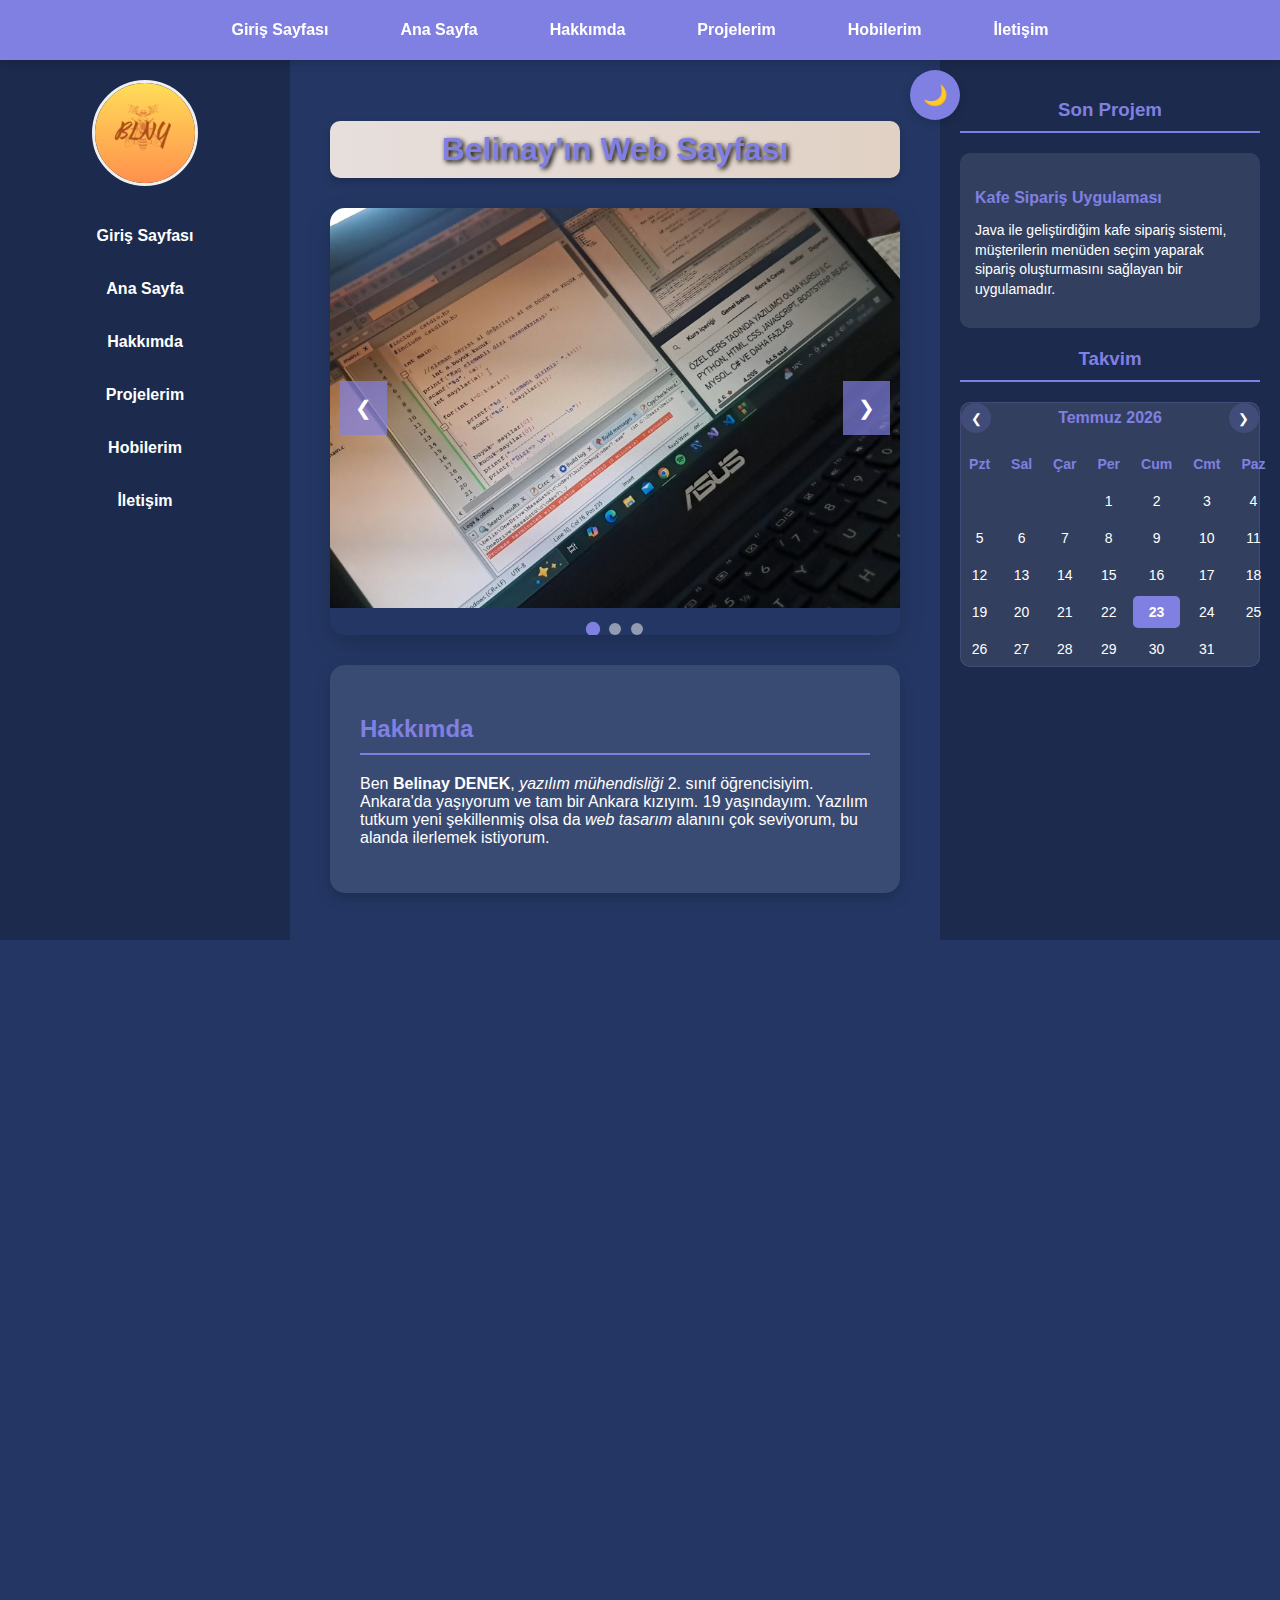
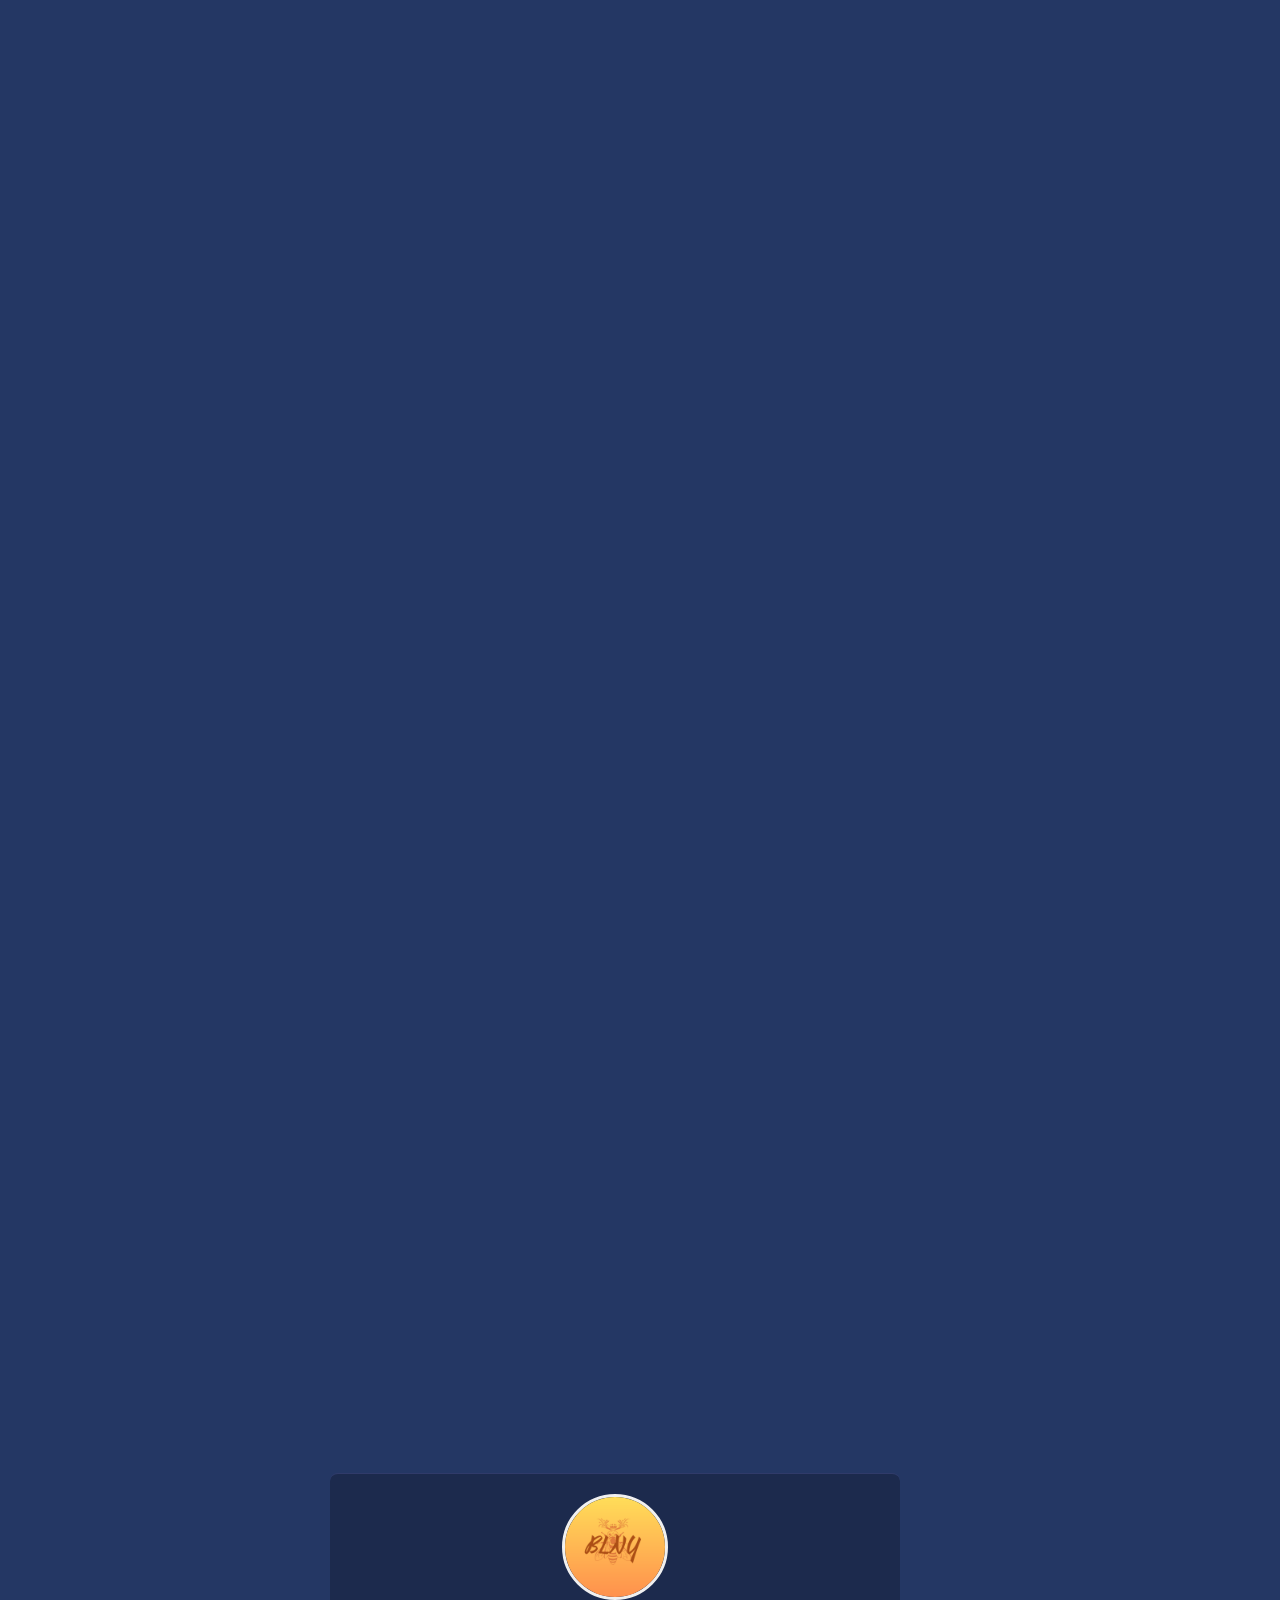
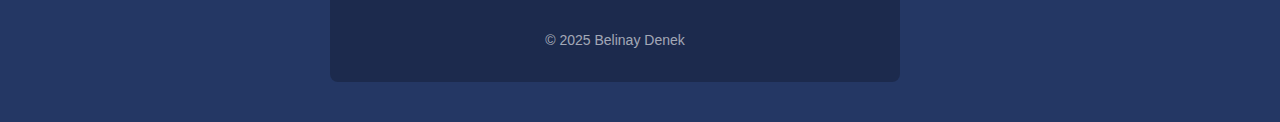
<file: kisiselWebSayfam2/index.html>
<!DOCTYPE html>
<html lang="tr">
<head>
    <meta charset="UTF-8">
    <meta name="viewport" content="width=device-width, initial-scale=1.0">
    <title>Kişisel Web Sayfam</title>
    <link rel="stylesheet" href="style.css">
</head>
<body>
    <!-- THEME TOGGLE -->
    <button class="theme-toggle" id="themeToggle">🌙</button>
    
    <!-- SCROLL TO TOP -->
    <button class="scroll-to-top" id="scrollToTop">↑</button>

    <!-- MEGA-MENU -->
    <nav class="mega-menu">
        <ul>
            <li><a href="giris.html">Giriş Sayfası</a></li>
            <li><a href="index.html">Ana Sayfa</a></li>
            <li><a href="#about">Hakkımda</a></li>
            <li class="dropdown">
                <a href="#projects">Projelerim</a>
                <ul class="submenu">
                    <li><a href="https://github.com/belinaydenek0/basic-butterflies/blob/main/say%C4%B1tahminoyunu.py" target="_blank">Tkinter ile Sayı Tahmin Oyunu (Python)</a></li>
                    <li><a href="https://github.com/belinaydenek0/basic-butterflies/blob/main/minihesapmakinesi.py" target="_blank">Tkinter ile Hesap Makinesi (Python)</a></li>
                    <li><a href="https://github.com/belinaydenek0/basic-butterflies/blob/main/ya%C5%9Fag%C3%B6remesaj.py" target="_blank">Tkinter ile Yaşa Göre Mesaj (Python)</a></li>
                    <li><a href="https://github.com/belinaydenek0/basic-butterflies/blob/main/NotAraligiUygulamasi/src/Main.java" target="_blank">Harf Notu Uygulaması (Java)</a></li>
                    <li><a href="https://github.com/belinaydenek0/basic-butterflies/blob/main/KafeSiparis/src/Main.java" target="_blank">Kafe Sipariş Uygulaması (Java)</a></li>
                </ul>
            </li>
            <li><a href="#fav">Hobilerim</a></li>
            <li><a href="iletisim.html">İletişim</a></li>
        </ul>
    </nav>

    <!-- SOL SIDEBAR -->
    <aside class="sidebar">
        <img class="logo-sidebar" src="resim/BLNY.png" alt="Logo">
        <nav>
            <ul>
                <li><a href="giris.html">Giriş Sayfası</a></li>
                <li><a href="index.html">Ana Sayfa</a></li>
                <li><a href="#about">Hakkımda</a></li>
                <li><a href="#projects">Projelerim</a></li>
                <li><a href="#fav">Hobilerim</a></li>
                <li><a href="iletisim.html">İletişim</a></li>
            </ul>
        </nav>
    </aside>

    <!-- SAĞ SIDEBAR -->
    <aside class="sidebar-right">
        <h3>Son Projem</h3>
        <div class="project-showcase">
            <h4>Kafe Sipariş Uygulaması</h4>
            <p>Java ile geliştirdiğim kafe sipariş sistemi, müşterilerin menüden seçim yaparak sipariş oluşturmasını sağlayan bir uygulamadır.</p>
        </div>

        <h3>Takvim</h3>
        <div class="calendar">
            <div class="calendar-header">
                <button onclick="changeMonth(-1)">❮</button>
                <span id="currentMonth">Kasım 2024</span>
                <button onclick="changeMonth(1)">❯</button>
            </div>
            <div class="calendar-grid" id="calendarGrid">
            </div>
        </div>
    </aside>

    <main>
        <h1>Belinay'ın Web Sayfası</h1>

        <!-- SLIDER -->
        <div class="slider-container" id="mainSlider">
            <div class="slider">
                <button class="slider-arrow arrow-left" onclick="changeSlide(-1)">❮</button>
                <button class="slider-arrow arrow-right" onclick="changeSlide(1)">❯</button>
                <img src="resim/Snapchat-1868317360.jpg" class="slide active" alt="Slide 1">
                <img src="resim/Snapchat-482913803.jpg" class="slide" alt="Slide 2">
                <img src="resim/Snapchat-687595010.jpg" class="slide" alt="Slide 3">
            </div>
            <div class="slider-dots">
                <button class="dot active" onclick="goToSlide(0)"></button>
                <button class="dot" onclick="goToSlide(1)"></button>
                <button class="dot" onclick="goToSlide(2)"></button>
            </div>
        </div>

        <!-- HAKKIMDA -->
        <section class="content-section about" id="about">
            <h2>Hakkımda</h2>
            <p>Ben <b>Belinay DENEK</b>, <i>yazılım mühendisliği</i> 2. sınıf öğrencisiyim. Ankara'da yaşıyorum ve tam bir Ankara kızıyım. 19 yaşındayım. Yazılım tutkum yeni şekillenmiş olsa da <i>web tasarım</i> alanını çok seviyorum, bu alanda ilerlemek istiyorum.</p>
        </section>

        <!-- PROJELER -->
        <section class="content-section projects" id="projects">
            <h2>Projelerim</h2>
            <ul>
                <li><a href="https://github.com/belinaydenek0/basic-butterflies/blob/main/say%C4%B1tahminoyunu.py" target="_blank">Tkinter ile Sayı Tahmin Oyunu (Python)</a></li>
                <li><a href="https://github.com/belinaydenek0/basic-butterflies/blob/main/minihesapmakinesi.py" target="_blank">Tkinter ile Hesap Makinesi (Python)</a></li>
                <li><a href="https://github.com/belinaydenek0/basic-butterflies/blob/main/ya%C5%9Fag%C3%B6remesaj.py" target="_blank">Tkinter ile Yaşa Göre Mesaj (Python)</a></li>
                <li><a href="https://github.com/belinaydenek0/basic-butterflies/blob/main/NotAraligiUygulamasi/src/Main.java" target="_blank">Harf Notu Uygulaması (Java)</a></li>
                <li><a href="https://github.com/belinaydenek0/basic-butterflies/blob/main/KafeSiparis/src/Main.java" target="_blank">Kafe Sipariş Uygulaması (Java)</a></li>
            </ul>

            <!-- SKILLS PROGRESS BARS -->
            <div class="skills-container">
                <h3>Teknoloji Yeteneklerim</h3>
                <div class="skill-item">
                    <div class="skill-info">
                        <span class="skill-name">Python</span>
                        <span class="skill-percentage">75%</span>
                    </div>
                    <div class="skill-bar">
                        <div class="skill-progress" data-width="75" style="width: 0%"></div>
                    </div>
                </div>
                <div class="skill-item">
                    <div class="skill-info">
                        <span class="skill-name">C/C#</span>
                        <span class="skill-percentage">80%</span>
                    </div>
                    <div class="skill-bar">
                        <div class="skill-progress" data-width="80" style="width: 0%"></div>
                    </div>
                </div>
                <div class="skill-item">
                    <div class="skill-info">
                        <span class="skill-name">Java</span>
                        <span class="skill-percentage">70%</span>
                    </div>
                    <div class="skill-bar">
                        <div class="skill-progress" data-width="70" style="width: 0%"></div>
                    </div>
                </div>
                <div class="skill-item">
                    <div class="skill-info">
                        <span class="skill-name">Tkinter</span>
                        <span class="skill-percentage">80%</span>
                    </div>
                    <div class="skill-bar">
                        <div class="skill-progress" data-width="80" style="width: 0%"></div>
                    </div>
                </div>
                <div class="skill-item">
                    <div class="skill-info">
                        <span class="skill-name">HTML/CSS</span>
                        <span class="skill-percentage">95%</span>
                    </div>
                    <div class="skill-bar">
                        <div class="skill-progress" data-width="95" style="width: 0%"></div>
                    </div>
                </div>
                <div class="skill-item">
                    <div class="skill-info">
                        <span class="skill-name">JavaScript</span>
                        <span class="skill-percentage">30%</span>
                    </div>
                    <div class="skill-bar">
                        <div class="skill-progress" data-width="30" style="width: 0%"></div>
                    </div>
                </div>
            </div>

            <!-- GALERİ -->
            <section class="content-section gallery" id="gallery">
                <h2>Proje Galerisi</h2>
                <div class="mini-sliders-container">
                    <div class="mini-slider" onclick="changeMiniSlide(0)">
                        <div class="mini-slider-inner">
                            <img src="resim/Screenshot 2025-11-09 143905.png" class="mini-slide active" alt="Proje 1">
                            <img src="resim/Screenshot 2025-11-09 150418.png" class="mini-slide" alt="Proje 1">
                        </div>
                        <div class="mini-slider-indicator">
                            <span class="mini-slide-counter">1/2</span>
                        </div>
                    </div>
                    <div class="mini-slider" onclick="changeMiniSlide(1)">
                        <div class="mini-slider-inner">
                            <img src="resim/Screenshot 2025-11-09 143928.png" class="mini-slide active" alt="Proje 2">
                            <img src="resim/Screenshot 2025-11-09 150434.png" class="mini-slide" alt="Proje 2">
                        </div>
                        <div class="mini-slider-indicator">
                            <span class="mini-slide-counter">1/2</span>
                        </div>
                    </div>
                    <div class="mini-slider" onclick="changeMiniSlide(2)">
                        <div class="mini-slider-inner">
                            <img src="resim/Screenshot 2025-11-09 144001.png" class="mini-slide active" alt="Proje 3">
                            <img src="resim/Screenshot 2025-11-09 150450.png" class="mini-slide" alt="Proje 3">
                        </div>
                        <div class="mini-slider-indicator">
                            <span class="mini-slide-counter">1/2</span>
                        </div>
                    </div>
                </div>
            </section>
            </section>

            <!-- HOBİLER -->
            <section class="content-section fav" id="fav">
                <h2>Hobilerim</h2>
                <ol>
                    <li>Kitap Okumak 📚</li>
                    <li>Çizim Yapmak 🎨</li>
                    <li>Örgü Örmek 🧶</li>
                    <li>Tatlı Yapmak 🥧</li>
                    <li>Dizi/Film İzlemek 🎞️</li>
                    <li>Badminton Oynamak 🏸</li>
                </ol>
            </section>

            <!-- FOOTER -->
            <footer class="footer">
                <img src="resim/BLNY.png" alt="Logo" class="footer-logo">
                <p>&copy; 2025 Belinay Denek</p>
            </footer>
    </main>

    <script>
        
        // THEME TOGGLE
        const themeToggle = document.getElementById('themeToggle');
        const currentTheme = localStorage.getItem('theme') || 'dark';
        
        document.documentElement.setAttribute('data-theme', currentTheme);
        updateThemeButton(currentTheme);

        themeToggle.addEventListener('click', () => {
            const currentTheme = document.documentElement.getAttribute('data-theme');
            const newTheme = currentTheme === 'dark' ? 'light' : 'dark';
            
            document.documentElement.setAttribute('data-theme', newTheme);
            localStorage.setItem('theme', newTheme);
            updateThemeButton(newTheme);
        });

        function updateThemeButton(theme) {
            themeToggle.textContent = theme === 'dark' ? '🌙' : '☀️';
        }

        // SCROLL TO TOP
        const scrollToTopBtn = document.getElementById('scrollToTop');

        window.addEventListener('scroll', () => {
            if (window.pageYOffset > 300) {
                scrollToTopBtn.classList.add('show');
            } else {
                scrollToTopBtn.classList.remove('show');
            }
        });

        scrollToTopBtn.addEventListener('click', () => {
            window.scrollTo({
                top: 0,
                behavior: 'smooth'
            });
        });

        // SCROLL ANIMATIONS
        const observerOptions = {
            threshold: 0.1,
            rootMargin: '0px 0px -50px 0px'
        };

        const observer = new IntersectionObserver((entries) => {
            entries.forEach(entry => {
                if (entry.isIntersecting) {
                    entry.target.classList.add('visible');
                }
            });
        }, observerOptions);

        
        document.addEventListener('DOMContentLoaded', () => {
            const animatedElements = document.querySelectorAll('.content-section, .slider-container, .mini-slider');
            animatedElements.forEach(el => observer.observe(el));
        });

        // SKILLS ANIMATION
        function animateSkills() {
            const skillProgresses = document.querySelectorAll('.skill-progress');
            skillProgresses.forEach(progress => {
                const width = progress.getAttribute('data-width');
                let currentWidth = 0;
                const targetWidth = parseInt(width);
                const increment = targetWidth / 100;
                
                const fillProgressBar = () => {
                    if (currentWidth < targetWidth) {
                        currentWidth += increment;
                        progress.style.width = currentWidth + '%';
                        requestAnimationFrame(fillProgressBar);
                    } else {
                        progress.style.width = targetWidth + '%';
                    }
                };
                
                const skillObserver = new IntersectionObserver((entries) => {
                    entries.forEach(entry => {
                        if (entry.isIntersecting) {
                            fillProgressBar();
                            skillObserver.unobserve(progress);
                        }
                    });
                });
                
                skillObserver.observe(progress);
            });
        }

        // SLIDER FUNCTIONS
        let currentSlide = 0;
        let slideInterval;
        const slides = document.querySelectorAll('.slide');
        const dots = document.querySelectorAll('.dot');
        const totalSlides = slides.length;

        function showSlide(index) {
            if (index >= totalSlides) currentSlide = 0;
            else if (index < 0) currentSlide = totalSlides - 1;
            else currentSlide = index;

            slides.forEach(slide => slide.classList.remove('active'));
            dots.forEach(dot => dot.classList.remove('active'));

            slides[currentSlide].classList.add('active');
            dots[currentSlide].classList.add('active');
        }

        function changeSlide(direction) {
            clearInterval(slideInterval);
            showSlide(currentSlide + direction);
            startAutoSlide();
        }

        function goToSlide(index) {
            clearInterval(slideInterval);
            showSlide(index);
            startAutoSlide();
        }

        function startAutoSlide() {
            slideInterval = setInterval(() => {
                showSlide(currentSlide + 1);
            }, 5000);
        }

        // MINI SLIDER FUNCTIONS
        let miniSlideStates = [0, 0, 0];
        const miniSliders = document.querySelectorAll('.mini-slider');

        function changeMiniSlide(sliderIndex) {
            const slider = miniSliders[sliderIndex];
            const slides = slider.querySelectorAll('.mini-slide');
            const counter = slider.querySelector('.mini-slide-counter');
            const totalSlides = slides.length;
            
            slides[miniSlideStates[sliderIndex]].classList.remove('active');
            miniSlideStates[sliderIndex] = (miniSlideStates[sliderIndex] + 1) % totalSlides;
            slides[miniSlideStates[sliderIndex]].classList.add('active');
            counter.textContent = `${miniSlideStates[sliderIndex] + 1}/${totalSlides}`;
        }

        // CALENDAR FUNCTIONS
        let currentDate = new Date();

        function generateCalendar() {
            const monthNames = ["Ocak", "Şubat", "Mart", "Nisan", "Mayıs", "Haziran",
                "Temmuz", "Ağustos", "Eylül", "Ekim", "Kasım", "Aralık"];
            
            const year = currentDate.getFullYear();
            const month = currentDate.getMonth();
            
            document.getElementById('currentMonth').textContent = `${monthNames[month]} ${year}`;
            
            const firstDay = new Date(year, month, 1);
            const lastDay = new Date(year, month + 1, 0);
            const startingDay = firstDay.getDay();
            const totalDays = lastDay.getDate();
            
            const calendarGrid = document.getElementById('calendarGrid');
            calendarGrid.innerHTML = '';
            
            // Gün başlıkları
            const days = ['Pzt', 'Sal', 'Çar', 'Per', 'Cum', 'Cmt', 'Paz'];
            days.forEach(day => {
                const dayElement = document.createElement('div');
                dayElement.className = 'calendar-day header';
                dayElement.textContent = day;
                calendarGrid.appendChild(dayElement);
            });
            
            // Boş günler
            for (let i = 0; i < startingDay; i++) {
                const emptyDay = document.createElement('div');
                emptyDay.className = 'calendar-day';
                calendarGrid.appendChild(emptyDay);
            }
            
            // Günler
            const today = new Date();
            for (let day = 1; day <= totalDays; day++) {
                const dayElement = document.createElement('div');
                dayElement.className = 'calendar-day';
                dayElement.textContent = day;
                
                if (day === today.getDate() && month === today.getMonth() && year === today.getFullYear()) {
                    dayElement.classList.add('today');
                }
                
                calendarGrid.appendChild(dayElement);
            }
        }

        function changeMonth(direction) {
            currentDate.setMonth(currentDate.getMonth() + direction);
            generateCalendar();
        }

        // INITIALIZE EVERYTHING
        document.addEventListener("DOMContentLoaded", function () {
            showSlide(currentSlide);
            startAutoSlide();
            
            miniSliders.forEach((slider, index) => {
                const slides = slider.querySelectorAll('.mini-slide');
                const counter = slider.querySelector('.mini-slide-counter');
                const totalSlides = slides.length;
                counter.textContent = `1/${totalSlides}`;
            });
            
            generateCalendar();
            animateSkills();
        });
    </script>
</body>
</html>
</file>
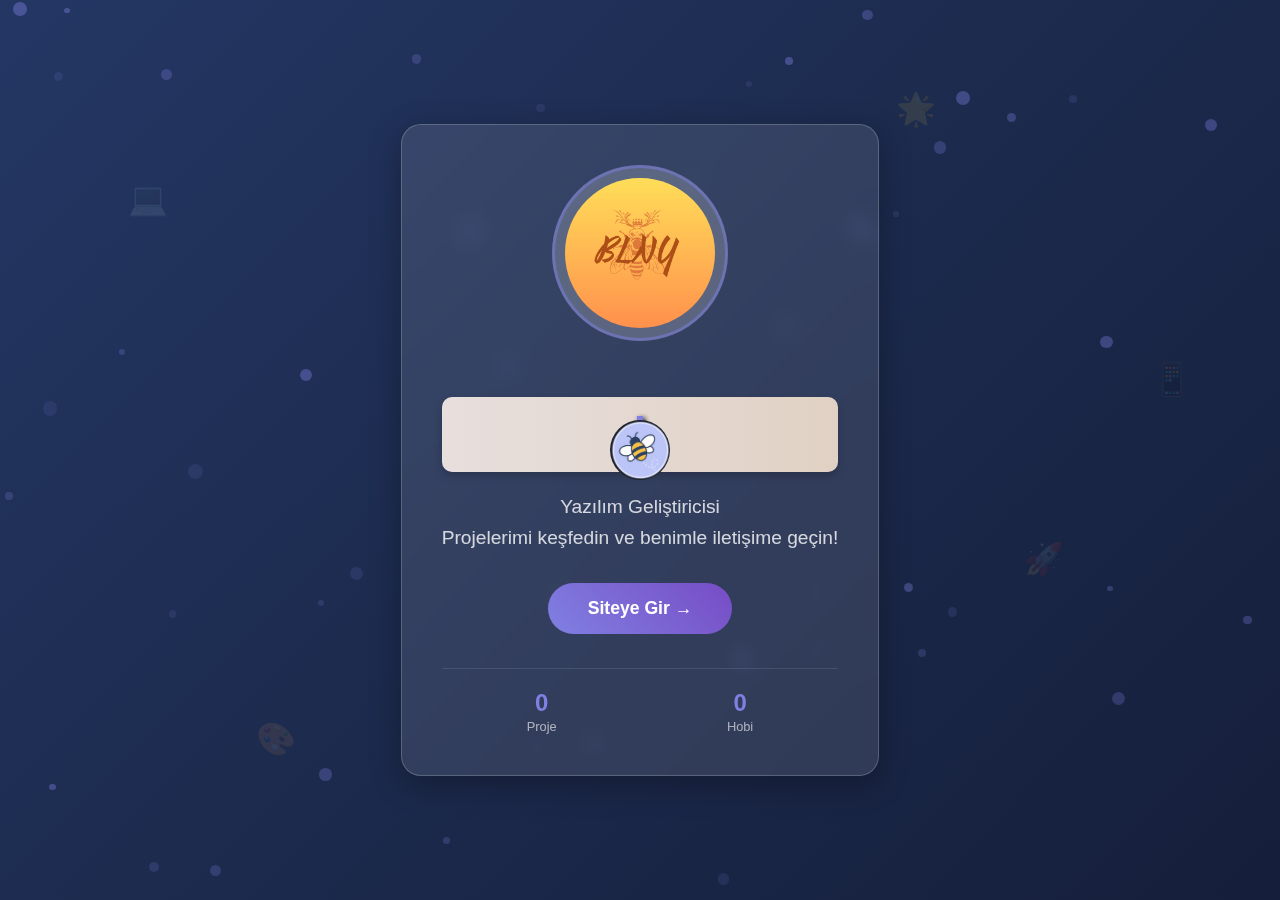
<file: kisiselWebSayfam2/giris.html>
<!DOCTYPE html>
<html lang="tr">
<head>
    <meta charset="UTF-8">
    <title>Belinay'ın Web Sayfası</title>
    <link rel="stylesheet" href="style.css">

</head>
<body>
    <div class="giris-container">
        
        <div class="particles" id="particles"></div>
        
        
        <div class="floating-elements">
            <div class="floating-element">💻</div>
            <div class="floating-element">🚀</div>
            <div class="floating-element">🎨</div>
            <div class="floating-element">📱</div>
            <div class="floating-element">🌟</div>
        </div>

       
        <div class="glass-card">
            <img class="logo-giris-enhanced" src="resim/BLNY.png" alt="Logo">
            
            <h1 class="typing-text" id="typingText"></h1>
            
            <p class="welcome-subtitle">
                Yazılım Geliştiricisi<br>
                Projelerimi keşfedin ve benimle iletişime geçin!
            </p>
            
            <a href="index.html" class="enter-btn" id="enterBtn">
                Siteye Gir →
            </a>

            <div class="stats-container">
                <div class="stat-item">
                    <span class="stat-number" id="projectCount">0</span>
                    <span class="stat-label">Proje</span>
                </div>
            
                <div class="stat-item">
                    <span class="stat-number" id="experienceCount">0</span>
                    <span class="stat-label">Hobi</span>
                </div>
            </div>
        </div>

        
        <img src="resim/ari.png" alt="Arı" class="ari">
    </div>

    <script>
        
        function createParticles() {
            const particlesContainer = document.getElementById('particles');
            const particleCount = 50;
            
            for (let i = 0; i < particleCount; i++) {
                const particle = document.createElement('div');
                particle.className = 'particle';
                
                const size = Math.random() * 10 + 5;
                const posX = Math.random() * 100;
                const posY = Math.random() * 100;
                const delay = Math.random() * 5;
                
                particle.style.width = `${size}px`;
                particle.style.height = `${size}px`;
                particle.style.left = `${posX}%`;
                particle.style.top = `${posY}%`;
                particle.style.animationDelay = `${delay}s`;
                particle.style.opacity = Math.random() * 0.5 + 0.2;
                
                particlesContainer.appendChild(particle);
            }
        }

        function typeWriter() {
            const text = "HOŞGELDİNİZ";
            const typingElement = document.getElementById('typingText');
            let i = 0;
            
            function type() {
                if (i < text.length) {
                    typingElement.innerHTML = text.substring(0, i + 1);
                    i++;
                    setTimeout(type, 150);
                }
            }
            
            setTimeout(type, 1000);
        }

        function animateCounters() {
            const projectCount = document.getElementById('projectCount');
            const techCount = document.getElementById('techCount');
            const experienceCount = document.getElementById('experienceCount');
            
            function animateValue(element, start, end, duration) {
                let startTimestamp = null;
                const step = (timestamp) => {
                    if (!startTimestamp) startTimestamp = timestamp;
                    const progress = Math.min((timestamp - startTimestamp) / duration, 1);
                    element.innerHTML = Math.floor(progress * (end - start) + start);
                    if (progress < 1) {
                        window.requestAnimationFrame(step);
                    }
                };
                window.requestAnimationFrame(step);
            }
            
            setTimeout(() => animateValue(projectCount, 0, 5, 2000), 500);
            setTimeout(() => animateValue(experienceCount, 0, 6, 2000), 1500);
        }

        document.getElementById('enterBtn').addEventListener('mouseenter', function() {
            this.style.transform = 'translateY(-3px) scale(1.05)';
        });

        document.getElementById('enterBtn').addEventListener('mouseleave', function() {
            this.style.transform = 'translateY(0) scale(1)';
        });

        document.addEventListener('DOMContentLoaded', function() {
            createParticles();
            typeWriter();
            animateCounters();
        });
    </script>
</body>
</html>
</file>
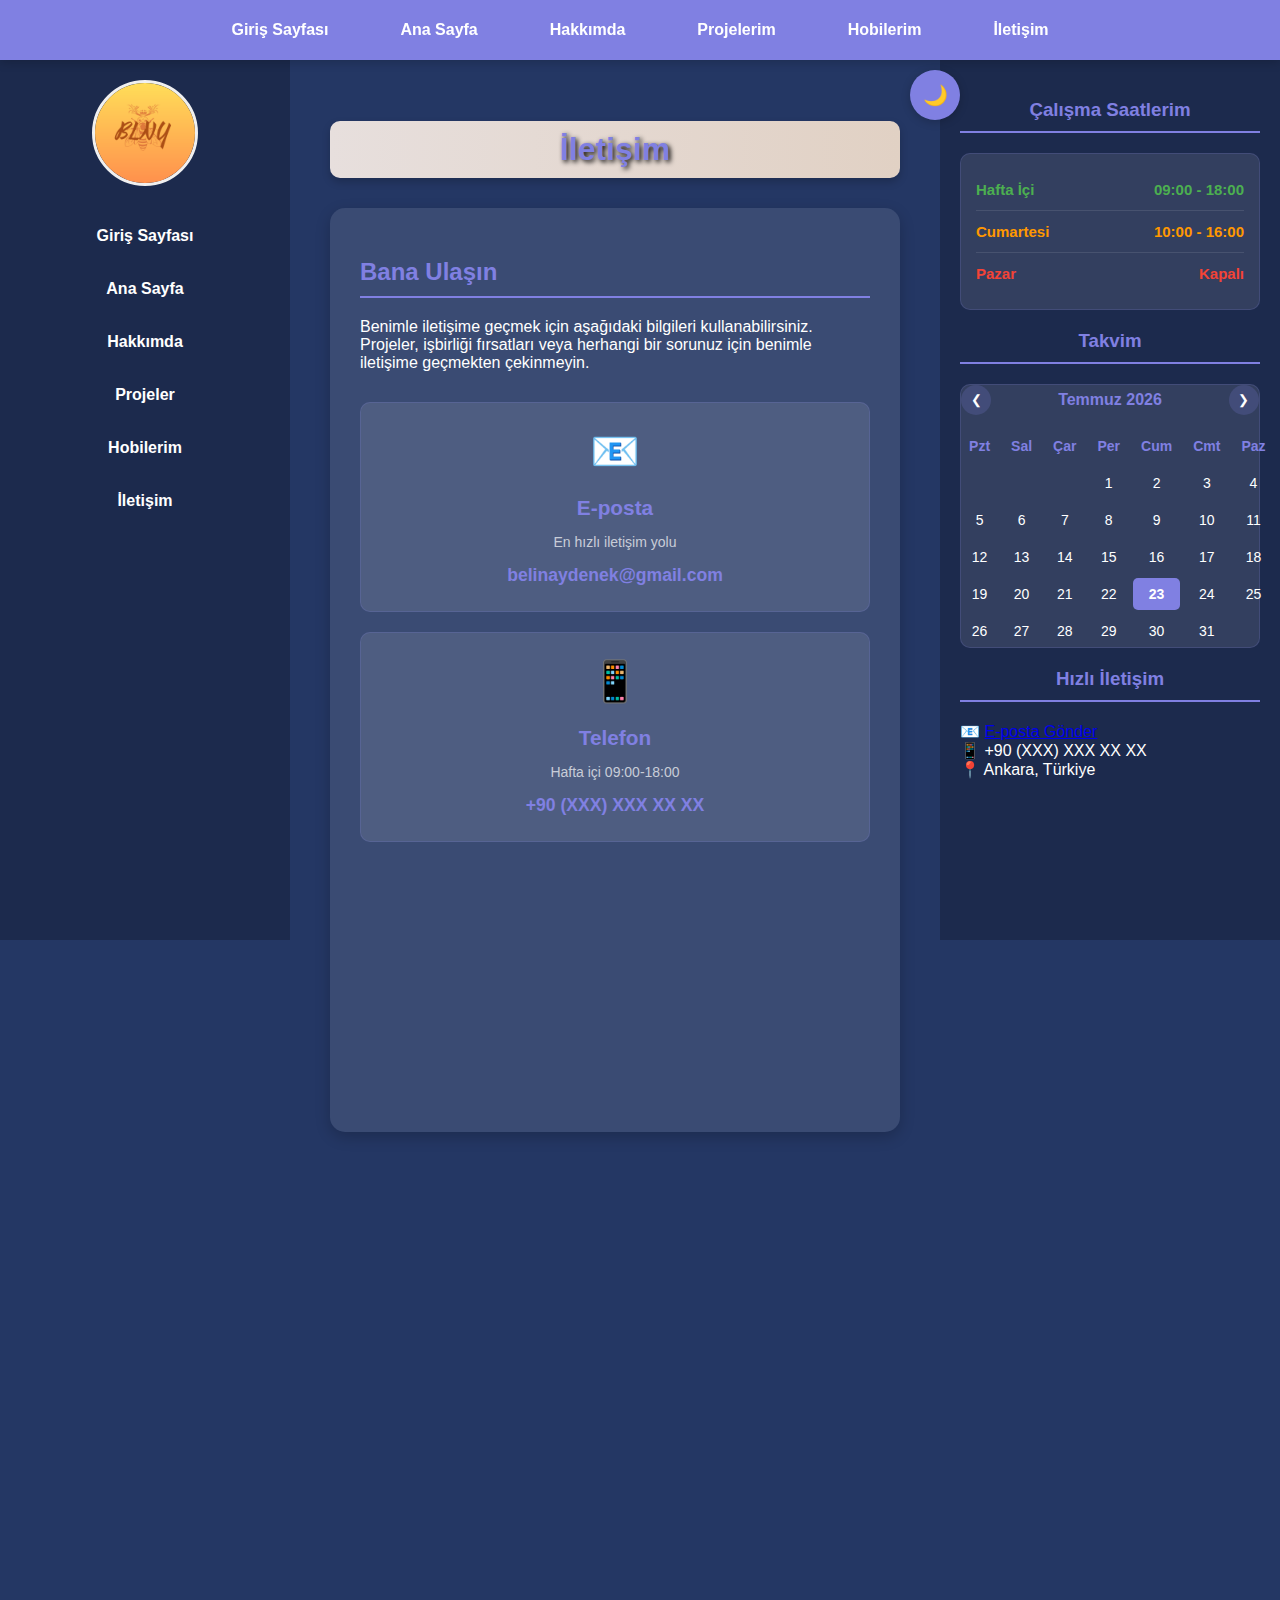
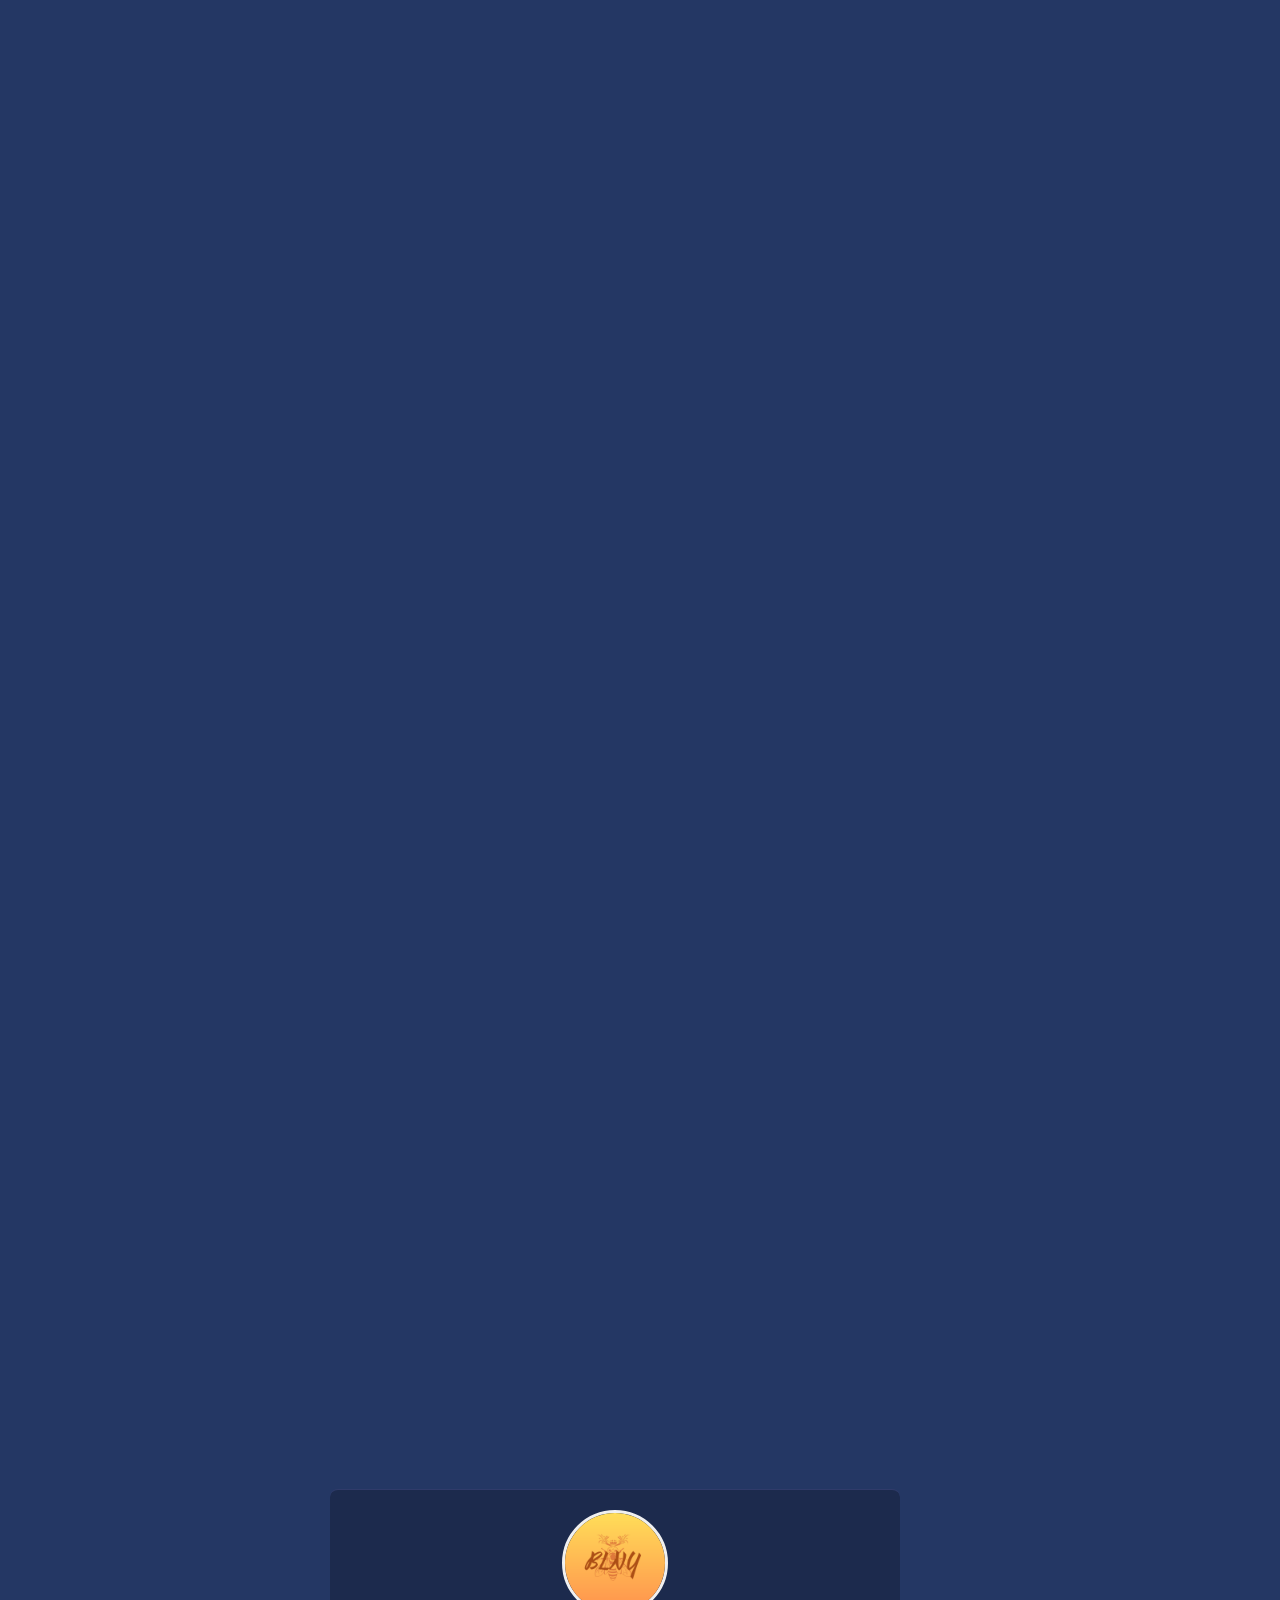
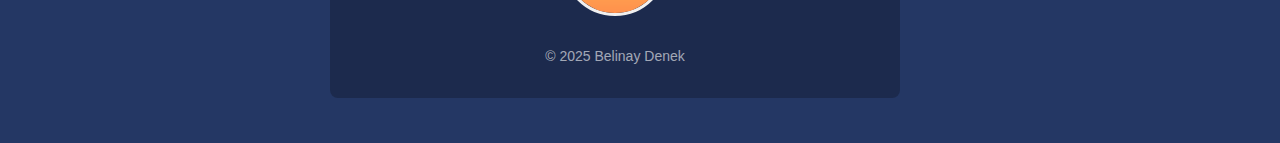
<file: kisiselWebSayfam2/iletisim.html>
<!DOCTYPE html>
<html lang="tr">
<head>
    <meta charset="UTF-8">
    <meta name="viewport" content="width=device-width, initial-scale=1.0">
    <title>Belinay Denek - İletişim</title>
    <link rel="stylesheet" href="style.css">
</head>
<body>
    <div class="page-wrapper">
    <!-- THEME TOGGLE -->
    <button class="theme-toggle" id="themeToggle">🌙</button>
    
    <!-- SCROLL TO TOP -->
    <button class="scroll-to-top" id="scrollToTop">↑</button>

    <!-- MEGA-MENU -->
    <nav class="mega-menu">
        <ul>
            <li><a href="giris.html">Giriş Sayfası</a></li>
            <li><a href="index.html">Ana Sayfa</a></li>
            <li><a href="index.html#about">Hakkımda</a></li>
            <li class="dropdown">
                <a href="index.html#projects">Projelerim</a>
                <ul class="submenu">
                    <li><a href="https://github.com/belinaydenek0/basic-butterflies/blob/main/say%C4%B1tahminoyunu.py" target="_blank">Tkinter ile Sayı Tahmin Oyunu (Python)</a></li>
                    <li><a href="https://github.com/belinaydenek0/basic-butterflies/blob/main/minihesapmakinesi.py" target="_blank">Tkinter ile Hesap Makinesi (Python)</a></li>
                    <li><a href="https://github.com/belinaydenek0/basic-butterflies/blob/main/ya%C5%9Fag%C3%B6remesaj.py" target="_blank">Tkinter ile Yaşa Göre Mesaj (Python)</a></li>
                    <li><a href="https://github.com/belinaydenek0/basic-butterflies/blob/main/NotAraligiUygulamasi/src/Main.java" target="_blank">Harf Notu Uygulaması (Java)</a></li>
                    <li><a href="https://github.com/belinaydenek0/basic-butterflies/blob/main/KafeSiparis/src/Main.java" target="_blank">Kafe Sipariş Uygulaması (Java)</a></li>
                </ul>
            </li>
            <li><a href="index.html#fav">Hobilerim</a></li>
            <li><a href="iletisim.html">İletişim</a></li>
        </ul>
    </nav>

    <!-- SOL SIDEBAR -->
    <aside class="sidebar">
        <img class="logo-sidebar" src="resim/BLNY.png" alt="Logo">
        <nav>
            <ul>
                <li><a href="giris.html">Giriş Sayfası</a></li>
                <li><a href="index.html">Ana Sayfa</a></li>
                <li><a href="index.html#about">Hakkımda</a></li>
                <li><a href="index.html#projects">Projeler</a></li>
                <li><a href="index.html#fav">Hobilerim</a></li>
                <li><a href="iletisim.html">İletişim</a></li>
            </ul>
        </nav>
    </aside>

    <!-- SAĞ SIDEBAR (Çalışma Saatleri ve Takvim) -->
    <aside class="sidebar-right">
        <h3>Çalışma Saatlerim</h3>
        <div class="working-hours-sidebar">
            <div class="hours-item weekday">
                <span class="day">Hafta İçi</span>
                <span class="time">09:00 - 18:00</span>
            </div>
            <div class="hours-item saturday">
                <span class="day">Cumartesi</span>
                <span class="time">10:00 - 16:00</span>
            </div>
            <div class="hours-item sunday">
                <span class="day">Pazar</span>
                <span class="time">Kapalı</span>
            </div>
        </div>

        <h3>Takvim</h3>
        <div class="calendar">
            <div class="calendar-header">
                <button onclick="changeMonth(-1)">❮</button>
                <span id="currentMonth">Kasım 2024</span>
                <button onclick="changeMonth(1)">❯</button>
            </div>
            <div class="calendar-grid" id="calendarGrid">
                <!-- Takvim JavaScript ile oluşturulacak -->
            </div>
        </div>

        <h3>Hızlı İletişim</h3>
        <div class="quick-contact-sidebar">
            <div class="quick-contact-item">
                <span class="quick-icon">📧</span>
                <a href="mailto:belinaydenek@gmail.com" class="quick-link">E-posta Gönder</a>
            </div>
            <div class="quick-contact-item">
                <span class="quick-icon">📱</span>
                <span class="quick-text">+90 (XXX) XXX XX XX</span>
            </div>
            <div class="quick-contact-item">
                <span class="quick-icon">📍</span>
                <span class="quick-text">Ankara, Türkiye</span>
            </div>
        </div>
    </aside>

    <main>
        <h1>İletişim</h1>

        <!-- İLETİŞİM BİLGİLERİ -->
        <section class="content-section">
            <h2>Bana Ulaşın</h2>
            <p>Benimle iletişime geçmek için aşağıdaki bilgileri kullanabilirsiniz. Projeler, işbirliği fırsatları veya herhangi bir sorunuz için benimle iletişime geçmekten çekinmeyin.</p>
            
            <div class="contact-info-grid">
                <div class="contact-item">
                    <div class="contact-icon">📧</div>
                    <h3>E-posta</h3>
                    <p>En hızlı iletişim yolu</p>
                    <a href="mailto:belinaydenek@gmail.com" class="contact-email">belinaydenek@gmail.com</a>
                </div>
                
                <div class="contact-item">
                    <div class="contact-icon">📱</div>
                    <h3>Telefon</h3>
                    <p>Hafta içi 09:00-18:00</p>
                    <span class="contact-phone">+90 (XXX) XXX XX XX</span>
                </div>
                
                <div class="contact-item">
                    <div class="contact-icon">📍</div>
                    <h3>Konum</h3>
                    <p>Yaşadığım şehir</p>
                    <span class="contact-location">Ankara, Türkiye</span>
                </div>
            </div>
        </section>

        <!-- SOSYAL MEDYA -->
        <section class="content-section social-media">
    <h2>Sosyal Medya</h2>
    <p>Beni sosyal medya hesaplarımdan da takip edebilirsiniz.</p>
    <div class="social-media-modern">
        <a href="https://www.instagram.com/blny_dnk_71/" target="_blank" class="social-modern-card instagram">
            <div class="social-modern-icon">📷</div>
            <h3>Instagram</h3>
            <p class="social-modern-description">Kişisel paylaşımlarım ve günlük hayatımdan kesitler</p>
            <span class="social-modern-handle">@blny_dnk_71</span>
            <span class="social-modern-cta">Takip Et →</span>
        </a>

        <a href="https://github.com/belinaydenek0" target="_blank" class="social-modern-card github">
            <div class="social-modern-icon">💻</div>
            <h3>GitHub</h3>
            <p class="social-modern-description">Açık kaynak projelerim ve kod örneklerim</p>
            <span class="social-modern-handle">belinaydenek0</span>
            <span class="social-modern-cta">Projeleri İncele →</span>
        </a>

        <a href="https://www.linkedin.com/in/belinay-denek-747a7b325/" target="_blank" class="social-modern-card linkedin">
            <div class="social-modern-icon">👔</div>
            <h3>LinkedIn</h3>
            <p class="social-modern-description">Profesyonel bağlantılar ve iş teklifleri</p>
            <span class="social-modern-handle">belinay-denek</span>
            <span class="social-modern-cta">Bağlantı Kur →</span>
        </a>

        <a href="mailto:belinaydenek@gmail.com" class="social-modern-card email">
            <div class="social-modern-icon">📧</div>
            <h3>E-posta</h3>
            <p class="social-modern-description">Doğrudan iletişime geçebilirsiniz</p>
            <span class="social-modern-handle">belinaydenek@gmail.com</span>
            <span class="social-modern-cta">E-posta Gönder →</span>
        </a>
    </div>
</section>

        <!-- İLETİŞİM FORMU -->
        <section class="content-section">
            <h2>İletişim Formu</h2>
            <p>Mesajınızı doğrudan bana iletmek için aşağıdaki formu doldurabilirsiniz.</p>
            
            <form class="simple-contact-form" id="contactForm">
                <div class="form-group">
                    <label for="name">Adınız Soyadınız *</label>
                    <input type="text" id="name" name="name" placeholder="Adınızı ve soyadınızı girin" required>
                </div>
                
                <div class="form-group">
                    <label for="email">E-posta Adresiniz *</label>
                    <input type="email" id="email" name="email" placeholder="ornek@email.com" required>
                </div>
                
                <div class="form-group">
                    <label for="phone">Telefon Numaranız</label>
                    <input type="tel" id="phone" name="phone" placeholder="(5XX) XXX XX XX">
                </div>
                
                <div class="form-group">
                    <label for="subject">Konu *</label>
                    <select id="subject" name="subject" required>
                        <option value="">Konu seçin</option>
                        <option value="proje">Proje Teklifi</option>
                        <option value="soru">Soru</option>
                        <option value="isbirligi">İşbirliği</option>
                        <option value="freelance">Freelance İş</option>
                        <option value="diger">Diğer</option>
                    </select>
                </div>
                
                <div class="form-group">
                    <label for="message">Mesajınız *</label>
                    <textarea id="message" name="message" rows="5" placeholder="Mesajınızı buraya yazın..." required></textarea>
                </div>
                
                <div class="form-group checkbox-group">
                    <input type="checkbox" id="newsletter" name="newsletter">
                    <label for="newsletter">Yeni projeler ve duyurular hakkında bilgi almak istiyorum.</label>
                </div>
                
                <button type="submit" class="submit-button">
                    <span class="button-text">Mesajı Gönder</span>
                    <span class="button-icon">✉️</span>
                </button>
                
                <div class="form-note">
                    <p>* İşaretli alanlar zorunludur. Size en kısa sürede dönüş yapacağım.</p>
                </div>
            </form>
        </section>

        <!-- HARİTA ve KONUM -->
        <section class="content-section">
            <h2>Konumum</h2>
            <p>Ankara'da yaşıyorum. Haritada yaklaşık konumumu görebilirsiniz.</p>
            
            <div class="map-container">
                <div class="map-placeholder">
                    <div class="map-content">
                        <div class="map-pin">📍</div>
                        <h3>Ankara, Türkiye</h3>
                        <p>Harita görüntüleniyor...</p>
                        <div class="map-details">
                            <p><strong>Bölge:</strong> Mamak / Ankara</p>
                            <p><strong>Ulaşım:</strong> Metro ve otobüs ile kolay ulaşım</p>
                            <p><strong>Not:</strong> Ofis ziyareti için önceden randevu alınız.</p>
                        </div>
                    </div>
                </div>
            </div>
        </section>

        <!-- SIK SORULAN SORULAR -->
        <section class="content-section">
            <h2>Sık Sorulan Sorular</h2>
            <div class="faq-container">
                <div class="faq-item">
                    <div class="faq-question">
                        <span>❓</span>
                        <h3>Ne kadar sürede dönüş yapıyorsunuz?</h3>
                    </div>
                    <div class="faq-answer">
                        <p>Genellikle 24-48 saat içinde dönüş yapıyorum. Hafta sonları biraz daha uzun sürebilir.</p>
                    </div>
                </div>
                
                <div class="faq-item">
                    <div class="faq-question">
                        <span>❓</span>
                        <h3>Freelance iş kabul ediyor musunuz?</h3>
                    </div>
                    <div class="faq-answer">
                        <p>Evet, zamanım ve uygunluğuma göre freelance projeler kabul ediyorum. Detaylı bilgi için iletişim formunu doldurabilirsiniz.</p>
                    </div>
                </div>
                
                <div class="faq-item">
                    <div class="faq-question">
                        <span>❓</span>
                        <h3>Hangi projelerde işbirliği yapabiliriz?</h3>
                    </div>
                    <div class="faq-answer">
                        <p>Web geliştirme, Python uygulamaları, Java projeleri ve Tkinter arayüz geliştirme konularında işbirliği yapabiliriz.</p>
                    </div>
                </div>
            </div>
        </section>

        <!-- FOOTER -->
            <footer class="footer">
                <img src="resim/BLNY.png" alt="Logo" class="footer-logo">
                <p>&copy; 2025 Belinay Denek</p>
            </footer>
    </main>




    <script>
        // THEME TOGGLE
        const themeToggle = document.getElementById('themeToggle');
        const currentTheme = localStorage.getItem('theme') || 'dark';
        
        document.documentElement.setAttribute('data-theme', currentTheme);
        updateThemeButton(currentTheme);

        themeToggle.addEventListener('click', () => {
            const currentTheme = document.documentElement.getAttribute('data-theme');
            const newTheme = currentTheme === 'dark' ? 'light' : 'dark';
            
            document.documentElement.setAttribute('data-theme', newTheme);
            localStorage.setItem('theme', newTheme);
            updateThemeButton(newTheme);
        });

        function updateThemeButton(theme) {
            themeToggle.textContent = theme === 'dark' ? '🌙' : '☀️';
        }

        // SCROLL TO TOP
        const scrollToTopBtn = document.getElementById('scrollToTop');

        window.addEventListener('scroll', () => {
            if (window.pageYOffset > 300) {
                scrollToTopBtn.classList.add('show');
            } else {
                scrollToTopBtn.classList.remove('show');
            }
        });

        scrollToTopBtn.addEventListener('click', () => {
            window.scrollTo({
                top: 0,
                behavior: 'smooth'
            });
        });

        // TAKVİM FONKSİYONLARI
        let currentDate = new Date();

        function generateCalendar() {
            const monthNames = ["Ocak", "Şubat", "Mart", "Nisan", "Mayıs", "Haziran",
                "Temmuz", "Ağustos", "Eylül", "Ekim", "Kasım", "Aralık"];
            
            const year = currentDate.getFullYear();
            const month = currentDate.getMonth();
            
            document.getElementById('currentMonth').textContent = `${monthNames[month]} ${year}`;
            
            const firstDay = new Date(year, month, 1);
            const lastDay = new Date(year, month + 1, 0);
            const startingDay = firstDay.getDay();
            const totalDays = lastDay.getDate();
            
            const calendarGrid = document.getElementById('calendarGrid');
            calendarGrid.innerHTML = '';
            
            // Gün başlıkları
            const days = ['Pzt', 'Sal', 'Çar', 'Per', 'Cum', 'Cmt', 'Paz'];
            days.forEach(day => {
                const dayElement = document.createElement('div');
                dayElement.className = 'calendar-day header';
                dayElement.textContent = day;
                calendarGrid.appendChild(dayElement);
            });
            
            // Boş günler
            for (let i = 0; i < startingDay; i++) {
                const emptyDay = document.createElement('div');
                emptyDay.className = 'calendar-day';
                calendarGrid.appendChild(emptyDay);
            }
            
            // Günler
            const today = new Date();
            for (let day = 1; day <= totalDays; day++) {
                const dayElement = document.createElement('div');
                dayElement.className = 'calendar-day';
                dayElement.textContent = day;
                
                if (day === today.getDate() && month === today.getMonth() && year === today.getFullYear()) {
                    dayElement.classList.add('today');
                }
                
                calendarGrid.appendChild(dayElement);
            }
        }

        function changeMonth(direction) {
            currentDate.setMonth(currentDate.getMonth() + direction);
            generateCalendar();
        }

        // FORM SUBMISSION
        const contactForm = document.getElementById('contactForm');
        
        if (contactForm) {
            contactForm.addEventListener('submit', function(event) {
                event.preventDefault();
                
                // Form verilerini al
                const formData = new FormData(contactForm);
                const name = formData.get('name');
                const email = formData.get('email');
                
                // Doğrulama
                if (!name || !email) {
                    alert('Lütfen zorunlu alanları doldurun (Adınız ve E-posta).');
                    return;
                }
                
                // Gönder butonunu devre dışı bırak
                const submitBtn = contactForm.querySelector('.submit-button');
                const originalText = submitBtn.querySelector('.button-text').textContent;
                submitBtn.querySelector('.button-text').textContent = 'Gönderiliyor...';
                submitBtn.disabled = true;
                
                // Simüle edilmiş gönderim (gerçek uygulamada sunucuya gönderilir)
                setTimeout(() => {
                    // Başarılı mesajı
                    alert('Teşekkürler ' + name + '! Mesajınız başarıyla gönderildi. En kısa sürede size dönüş yapacağım.');
                    
                    // Formu temizle
                    contactForm.reset();
                    
                    // Butonu eski haline getir
                    submitBtn.querySelector('.button-text').textContent = originalText;
                    submitBtn.disabled = false;
                }, 1500);
            });
        }

        // FAQ AÇ/KAPA
        const faqQuestions = document.querySelectorAll('.faq-question');
        faqQuestions.forEach(question => {
            question.addEventListener('click', () => {
                const faqItem = question.parentElement;
                faqItem.classList.toggle('active');
            });
        });

        // SCROLL ANIMATIONS
        const observerOptions = {
            threshold: 0.1,
            rootMargin: '0px 0px -50px 0px'
        };

        const observer = new IntersectionObserver((entries) => {
            entries.forEach(entry => {
                if (entry.isIntersecting) {
                    entry.target.classList.add('visible');
                    
                    // Özel animasyonlar için
                    if (entry.target.classList.contains('contact-item')) {
                        setTimeout(() => {
                            entry.target.style.animationDelay = '0s';
                        }, 100);
                    }
                }
            });
        }, observerOptions);

        // Observe all animated elements
        document.addEventListener('DOMContentLoaded', () => {
            const animatedElements = document.querySelectorAll('.content-section, .contact-item, .social-card, .faq-item, .map-placeholder');
            animatedElements.forEach(el => observer.observe(el));
            
            // Takvimi oluştur
            generateCalendar();
        });
    </script>
    
</body>
</html>
</file>
<file: kisiselWebSayfam2/style.css>
/* =========================================== */
/* ROOT VARIABLES & THEME SETTINGS */
/* =========================================== */
:root {
    --primary-color: rgb(128, 128, 226);
    --secondary-color: #243764;
    --sidebar-bg: #1c2a4d;
    --text-color: white;
    --bg-color: #243764;
    --content-bg: rgba(255, 255, 255, 0.1);
    --shadow: rgba(0, 0, 0, 0.2);
    --gradient-start: #e7dfdd;
    --gradient-end: #e1d1c4;
    --success-color: #4CAF50;
    --warning-color: #FF9800;
    --danger-color: #f44336;
}

[data-theme="light"] {
    --primary-color: rgb(88, 88, 196);
    --secondary-color: #f0f0f0;
    --sidebar-bg: #e0e0e0;
    --text-color: #333;
    --bg-color: #ffffff;
    --content-bg: rgba(0, 0, 0, 0.05);
    --shadow: rgba(0, 0, 0, 0.1);
    --gradient-start: #87b2f1;
    --gradient-end: #9ab6dc;
    --success-color: #388E3C;
    --warning-color: #F57C00;
    --danger-color: #D32F2F;
}

* {
    transition: background-color 0.3s ease, color 0.3s ease, border-color 0.3s ease;
}

/* =========================================== */
/* GENERAL STYLES */
/* =========================================== */
body {
    display: flex;
    flex-direction: row;
    margin: 0;
    background-color: var(--bg-color);
    color: var(--text-color);
    font-family: 'Segoe UI', sans-serif;
    padding-top: 60px;
}

h1 {
    color: var(--primary-color);
    text-align: center;
    text-shadow: 2px 2px 5px #000; 
    background: linear-gradient(90deg, var(--gradient-start), var(--gradient-end));
    padding: 10px;
    border-radius: 10px;
    box-shadow: 0 4px 8px var(--shadow);
    margin-bottom: 20px;
}

main {
    flex-grow: 1;
    padding: 40px;
    margin-left: 290px;
    margin-right: 340px;
    min-height: calc(100vh - 120px);
}

/* =========================================== */
/* GİRİŞ SAYFASI STYLES */
/* =========================================== */
.giris-container {
    position: relative;
    width: 100vw;
    height: 100vh;
    background: linear-gradient(135deg, #243764 0%, #1c2a4d 50%, #151f3b 100%);
    display: flex;
    justify-content: center;
    align-items: center;
    overflow: hidden;
    /* AŞAĞIDAKİ SATIRI EKLEYİN: */
    margin-top: -60px; /* Mega-menü yüksekliğini telafi etmek için */
}

.particles {
    position: absolute;
    top: 0;
    left: 0;
    width: 100%;
    height: 100%;
    z-index: 1;
}

.particle {
    position: absolute;
    background: rgba(128, 128, 226, 0.6);
    border-radius: 50%;
    animation: float 6s infinite ease-in-out;
}

@keyframes float {
    0%, 100% { transform: translateY(0) rotate(0deg); }
    50% { transform: translateY(-20px) rotate(180deg); }
}

.glass-card {
    background: rgba(255, 255, 255, 0.1);
    backdrop-filter: blur(10px);
    border-radius: 20px;
    padding: 40px;
    text-align: center;
    border: 1px solid rgba(255, 255, 255, 0.2);
    box-shadow: 0 8px 32px rgba(0, 0, 0, 0.3);
    z-index: 2;
    position: relative;
    max-width: 500px;
    animation: slideUp 1s ease-out;
}

@keyframes slideUp {
    from {
        opacity: 0;
        transform: translateY(50px);
    }
    to {
        opacity: 1;
        transform: translateY(0);
    }
}

.typing-text {
    font-size: 3rem;
    font-weight: bold;
    color: rgb(190, 119, 93);
    margin-bottom: 20px;
    position: relative;
}

.typing-text::after {
    content: '|';
    animation: blink 1s infinite;
    color: rgb(128, 128, 226);
}

@keyframes blink {
    0%, 50% { opacity: 1; }
    51%, 100% { opacity: 0; }
}

.welcome-subtitle {
    font-size: 1.2rem;
    color: rgba(255, 255, 255, 0.8);
    margin-bottom: 30px;
    line-height: 1.6;
}

.enter-btn {
    display: inline-block;
    padding: 15px 40px;
    background: linear-gradient(45deg, rgb(128, 128, 226), rgb(119, 76, 197));
    color: white;
    text-decoration: none;
    border-radius: 50px;
    font-weight: bold;
    font-size: 1.1rem;
    transition: all 0.3s ease;
    position: relative;
    overflow: hidden;
    border: none;
    cursor: pointer;
}

.enter-btn:hover {
    transform: translateY(-3px);
    box-shadow: 0 10px 25px rgba(128, 128, 226, 0.4);
}

.enter-btn::before {
    content: '';
    position: absolute;
    top: 0;
    left: -100%;
    width: 100%;
    height: 100%;
    background: linear-gradient(90deg, transparent, rgba(255,255,255,0.2), transparent);
    transition: 0.5s;
}

.enter-btn:hover::before {
    left: 100%;
}

.floating-elements {
    position: absolute;
    width: 100%;
    height: 100%;
    z-index: 1;
}

.floating-element {
    position: absolute;
    font-size: 2rem;
    opacity: 0.1;
    animation: floatAround 15s infinite linear;
}

.floating-element:nth-child(1) { top: 20%; left: 10%; animation-delay: 0s; }
.floating-element:nth-child(2) { top: 60%; left: 80%; animation-delay: -2s; }
.floating-element:nth-child(3) { top: 80%; left: 20%; animation-delay: -4s; }
.floating-element:nth-child(4) { top: 40%; left: 90%; animation-delay: -6s; }
.floating-element:nth-child(5) { top: 10%; left: 70%; animation-delay: -8s; }

@keyframes floatAround {
    0% { transform: translate(0, 0) rotate(0deg); }
    25% { transform: translate(100px, 50px) rotate(90deg); }
    50% { transform: translate(50px, 100px) rotate(180deg); }
    75% { transform: translate(-50px, 50px) rotate(270deg); }
    100% { transform: translate(0, 0) rotate(360deg); }
}

.logo-giris-enhanced {
    width: 150px;
    height: 150px;
    border-radius: 50%;
    border: 3px solid rgba(128, 128, 226, 0.5);
    padding: 10px;
    margin: 0 auto 20px;
    animation: pulse 2s infinite;
    background: rgba(255, 255, 255, 0.1);
    backdrop-filter: blur(5px);
}

@keyframes pulse {
    0% { box-shadow: 0 0 0 0 rgba(128, 128, 226, 0.7); }
    70% { box-shadow: 0 0 0 20px rgba(128, 128, 226, 0); }
    100% { box-shadow: 0 0 0 0 rgba(128, 128, 226, 0); }
}

.stats-container {
    display: flex;
    justify-content: space-around;
    margin-top: 30px;
    padding-top: 20px;
    border-top: 1px solid rgba(255, 255, 255, 0.1);
}

.stat-item {
    text-align: center;
}

.stat-number {
    font-size: 1.5rem;
    font-weight: bold;
    color: rgb(128, 128, 226);
    display: block;
}

.stat-label {
    font-size: 0.8rem;
    color: rgba(255, 255, 255, 0.6);
}

.ari {
    position: absolute;
    width: 60px;
    height: 60px;
    animation: arininUcusYolu 20s infinite ease-in-out;
    border-radius: 50%;
    z-index: 10;
}

@keyframes arininUcusYolu {
    0%   { top: 20%; left: 10%; transform: rotate(0deg); }
    20%  { top: 40%; left: 30%; transform: rotate(15deg); }
    40%  { top: 60%; left: 50%; transform: rotate(-10deg); }
    60%  { top: 40%; left: 70%; transform: rotate(10deg); }
    80%  { top: 20%; left: 90%; transform: rotate(-5deg); }
    100% { top: 20%; left: 10%; transform: rotate(0deg); }
}

/* =========================================== */
/* SIDEBARS */
/* =========================================== */
.sidebar {
    width: 250px;
    background-color: var(--sidebar-bg);
    padding: 20px;
    display: flex;
    flex-direction: column;
    align-items: center;
    height: calc(100vh - 60px);
    position: fixed;
    left: 0;
    top: 60px;
    z-index: 998;
}

.sidebar-right {
    width: 300px;
    background-color: var(--sidebar-bg);
    padding: 20px;
    height: calc(100vh - 60px);
    position: fixed;
    right: 0;
    top: 60px;
    z-index: 998;
    overflow-y: hidden;
}

.sidebar-right h3 {
    color: var(--primary-color);
    text-align: center;
    margin-bottom: 20px;
    border-bottom: 2px solid var(--primary-color);
    padding-bottom: 10px;
}

.logo-sidebar {
    width: 100px;    
    height: 100px;
    border-radius: 50%;
    border: 3px solid #f0f0f0;
    margin-bottom: 15px;
}

nav ul {
    list-style-type: none;
    padding: 0;
    width: 100%;
}

nav ul li {
    margin: 15px 0;
    text-align: center;
}

nav ul li a {
    color: var(--text-color);
    text-decoration: none;
    font-weight: bold;
    display: block;
    padding: 10px;
    border-radius: 5px;
    transition: all 0.3s ease;
}

nav ul li a:hover {
    color: var(--primary-color);
    background-color: var(--content-bg);
}

/* =========================================== */
/* MEGA MENU */
/* =========================================== */
.mega-menu {
    background-color: var(--primary-color);
    position: fixed;
    top: 0;
    left: 0;
    width: 100%;
    box-shadow: 0 2px 10px var(--shadow);
    z-index: 999;
    transition: all 0.3s ease;
    height: 60px;
    display: flex;
    align-items: center;
}

.mega-menu .dropdown {
    position: relative;
}

.mega-menu .submenu {
    display: none;
    position: absolute;
    top: 100%;
    left: 50%;
    transform: translateX(-50%);
    background-color: #364a7a;
    padding: 10px 0;
    border-radius: 8px;
    box-shadow: 0 4px 15px var(--shadow);
    min-width: 400px;
    z-index: 1000;
    text-align: center;
}

.mega-menu .submenu::before {
    content: '';
    position: absolute;
    top: -10px;
    left: 50%;
    transform: translateX(-50%);
    border-left: 10px solid transparent;
    border-right: 10px solid transparent;
    border-bottom: 10px solid #364a7a;
}

.mega-menu .submenu li {
    padding: 8px 20px;
    white-space: nowrap;
}

.mega-menu .submenu a {
    color: white;
    font-weight: normal;
    font-size: 14px;
    display: block;
    text-decoration: none;
    transition: all 0.3s ease;
}

.mega-menu .submenu a:hover {
    background-color: #7676be;
    color: white;
}

.mega-menu .dropdown:hover .submenu {
    display: block;
}

.mega-menu ul {
    display: flex;
    justify-content: center;
    margin: 0;
    padding: 0;
    list-style: none;
    width: 100%;
}

.mega-menu li {
    margin: 0 20px;
    position: relative;
}

.mega-menu a {
    color: white;
    font-weight: bold;
    text-decoration: none;
    font-size: 16px;
    transition: all 0.3s ease;
    padding: 8px 16px;
    border-radius: 20px;
}

.mega-menu a:hover {
    color: white;
    background-color: rgb(119, 76, 197);
}

/* =========================================== */
/* BUTTONS & CONTROLS */
/* =========================================== */
.theme-toggle {
    position: fixed;
    top: 70px;
    right: 320px;
    z-index: 1000;
    background: var(--primary-color);
    border: none;
    border-radius: 50%;
    width: 50px;
    height: 50px;
    cursor: pointer;
    display: flex;
    align-items: center;
    justify-content: center;
    font-size: 20px;
    box-shadow: 0 2px 10px var(--shadow);
    transition: all 0.3s ease;
}

.theme-toggle:hover {
    transform: scale(1.1);
}

.scroll-to-top {
    position: fixed;
    bottom: 30px;
    right: 320px;
    z-index: 1000;
    background: var(--primary-color);
    border: none;
    border-radius: 50%;
    width: 50px;
    height: 50px;
    cursor: pointer;
    display: none;
    align-items: center;
    justify-content: center;
    font-size: 20px;
    box-shadow: 0 2px 10px var(--shadow);
    transition: all 0.3s ease;
}

.scroll-to-top:hover {
    transform: scale(1.1);
}

.scroll-to-top.show {
    display: flex;
}

/* =========================================== */
/* CONTENT SECTIONS */
/* =========================================== */
.content-section {
    background: var(--content-bg);
    padding: 30px;
    margin: 30px 0;
    border-radius: 15px;
    box-shadow: 0 5px 15px var(--shadow);
    opacity: 0;
    transform: translateY(30px);
    transition: all 0.6s ease;
}

.content-section.visible {
    opacity: 1;
    transform: translateY(0);
}

.content-section h2 {
    color: var(--primary-color);
    border-bottom: 2px solid var(--primary-color);
    padding-bottom: 10px;
    margin-bottom: 20px;
}

/* =========================================== */
/* SLIDER */
/* =========================================== */
.slider-container {
    position: relative;
    max-width: 800px;
    margin: 30px auto;
    border-radius: 15px;
    overflow: hidden;
    box-shadow: 0 8px 25px var(--shadow);
    opacity: 0;
    transform: translateY(30px);
    transition: all 0.6s ease;
}

.slider-container.visible {
    opacity: 1;
    transform: translateY(0);
}

.slider {
    position: relative;
    height: 400px;
}

.slide {
    position: absolute;
    width: 100%;
    height: 100%;
    object-fit: cover;
    opacity: 0;
    transition: opacity 0.5s ease-in-out;
}

.slide.active {
    opacity: 1;
}

.slider-arrow {
    position: absolute;
    top: 50%;
    transform: translateY(-50%);
    background: rgba(128, 128, 226, 0.7);
    color: white;
    border: none;
    padding: 15px;
    cursor: pointer;
    font-size: 20px;
    z-index: 10;
    transition: all 0.3s ease;
}

.slider-arrow:hover {
    background: rgba(128, 128, 226, 1);
}

.arrow-left {
    left: 10px;
}

.arrow-right {
    right: 10px;
}

.slider-dots {
    display: flex;
    justify-content: center;
    margin-top: 15px;
    gap: 10px;
}

.dot {
    width: 12px;
    height: 12px;
    border-radius: 50%;
    border: none;
    background: rgba(255, 255, 255, 0.5);
    cursor: pointer;
    transition: all 0.3s ease;
}

.dot.active {
    background: var(--primary-color);
    transform: scale(1.2);
}

/* =========================================== */
/* MINI SLIDER GALLERY */
/* =========================================== */
.mini-sliders-container {
    display: grid;
    grid-template-columns: repeat(auto-fit, minmax(250px, 1fr));
    gap: 20px;
    margin-top: 20px;
}

.mini-slider {
    position: relative;
    height: 200px;
    border-radius: 10px;
    overflow: hidden;
    cursor: pointer;
    box-shadow: 0 4px 15px var(--shadow);
    transition: all 0.3s ease;
    opacity: 0;
    transform: translateY(30px);
}

.mini-slider.visible {
    opacity: 1;
    transform: translateY(0);
}

.mini-slider:hover {
    transform: translateY(-5px);
    box-shadow: 0 8px 25px var(--shadow);
}

.mini-slider-inner {
    position: relative;
    height: 100%;
}

.mini-slide {
    position: absolute;
    width: 100%;
    height: 100%;
    object-fit: cover;
    opacity: 0;
    transition: opacity 0.3s ease;
}

.mini-slide.active {
    opacity: 1;
}

.mini-slider-indicator {
    position: absolute;
    bottom: 10px;
    right: 10px;
    background: rgba(0, 0, 0, 0.7);
    color: white;
    padding: 5px 10px;
    border-radius: 15px;
    font-size: 12px;
}

/* =========================================== */
/* SKILLS PROGRESS BARS */
/* =========================================== */
.skills-container {
    margin-top: 30px;
}

.skill-item {
    margin: 20px 0;
}

.skill-info {
    display: flex;
    justify-content: space-between;
    margin-bottom: 5px;
}

.skill-name {
    font-weight: bold;
    color: var(--primary-color);
}

.skill-percentage {
    color: var(--text-color);
    font-weight: bold;
}

.skill-bar {
    height: 10px;
    background: rgba(255, 255, 255, 0.2);
    border-radius: 5px;
    overflow: hidden;
}

.skill-progress {
    height: 100%;
    background: linear-gradient(90deg, var(--primary-color), #9898E4);
    border-radius: 5px;
    width: 0%;
    transition: width 2s ease-in-out;
    position: relative;
    overflow: hidden;
}

.skill-progress::after {
    content: '';
    position: absolute;
    top: 0;
    left: 0;
    width: 100%;
    height: 100%;
    background: linear-gradient(
        90deg,
        transparent,
        rgba(255, 255, 255, 0.4),
        transparent
    );
    animation: shimmer 2s infinite;
}


@keyframes shimmer {
    0% {
        transform: translateX(-100%);
    }
    100% {
        transform: translateX(100%);
    }
}

/* =========================================== */
/* PROJECTS & HOBBIES */
/* =========================================== */
.projects ul {
    list-style: none;
    padding: 0;
}

.projects li {
    margin: 15px 0;
    padding: 15px;
    background: var(--content-bg);
    border-radius: 8px;
    transition: all 0.3s ease;
}

.projects li:hover {
    background: var(--content-bg);
    transform: translateX(10px);
}

.projects a {
    color: var(--primary-color);
    text-decoration: none;
    font-weight: bold;
}

.projects a:hover {
    color: var(--primary-color);
}

.fav ol {
    padding-left: 20px;
}

.fav li {
    margin: 10px 0;
    padding: 10px;
    background: var(--content-bg);
    border-radius: 5px;
}

/* =========================================== */
/* RIGHT SIDEBAR COMPONENTS */
/* =========================================== */
.project-showcase {
    background: var(--content-bg);
    padding: 15px;
    border-radius: 10px;
    margin-bottom: 20px;
}

.project-showcase h4 {
    color: var(--primary-color);
    margin-bottom: 10px;
}

.project-showcase p {
    font-size: 14px;
    line-height: 1.4;
}

/* =========================================== */
/* CALENDAR */
/* =========================================== */
.calendar {
    background: var(--content-bg);
    border-radius: 10px;
    padding: 0.1px;
    margin-bottom: 20px;
    border: 1px solid rgba(128, 128, 226, 0.2);
}

.calendar-header {
    display: flex;
    justify-content: space-between;
    align-items: center;
    margin-bottom: 15px;
}

.calendar-header span {
    font-weight: bold;
    color: var(--primary-color);
}

.calendar-header button {
    background: rgba(128, 128, 226, 0.2);
    border: none;
    color: white;
    width: 30px;
    height: 30px;
    border-radius: 50%;
    cursor: pointer;
    display: flex;
    align-items: center;
    justify-content: center;
    transition: background 0.3s ease;
}

.calendar-header button:hover {
    background: rgba(128, 128, 226, 0.4);
}

.calendar-grid {
    display: grid;
    grid-template-columns: repeat(7, 1fr);
    gap: 5px;
}

.calendar-day {
    padding: 8px;
    text-align: center;
    border-radius: 5px;
    font-size: 14px;
    transition: all 0.3s ease;
}

.calendar-day.header {
    font-weight: bold;
    color: var(--primary-color);
}

.calendar-day:hover:not(.header) {
    background: rgba(128, 128, 226, 0.2);
    cursor: pointer;
}

.calendar-day.today {
    background: var(--primary-color);
    color: white;
    font-weight: bold;
}

/* =========================================== */
/* CONTACT PAGE SPECIFIC STYLES */
/* =========================================== */

/* İLETİŞİM BİLGİ GRID */
.contact-info-grid {
    display: grid;
    grid-template-columns: repeat(auto-fit, minmax(250px, 1fr));
    gap: 20px;
    margin: 30px 0;
}

.contact-item {
    background: var(--content-bg);
    padding: 25px;
    border-radius: 10px;
    text-align: center;
    transition: transform 0.3s ease, box-shadow 0.3s ease;
    border: 1px solid rgba(128, 128, 226, 0.2);
}

.contact-item:hover {
    transform: translateY(-5px);
    border-color: rgba(128, 128, 226, 0.5);
    box-shadow: 0 10px 20px var(--shadow);
}

.contact-icon {
    font-size: 40px;
    margin-bottom: 15px;
    display: block;
    color: var(--primary-color);
}

.contact-item h3 {
    color: var(--primary-color);
    margin-bottom: 10px;
    font-size: 1.3rem;
}

.contact-item p {
    color: rgba(255, 255, 255, 0.7);
    margin-bottom: 15px;
    font-size: 14px;
}

.contact-email, .contact-phone, .contact-location {
    color: var(--primary-color);
    text-decoration: none;
    font-weight: bold;
    display: block;
    margin-top: 10px;
    font-size: 1.1rem;
}

.contact-email:hover {
    text-decoration: underline;
}

/* SOSYAL MEDYA KARTLARI */
.social-media-modern {
    display: grid;
    grid-template-columns: repeat(auto-fit, minmax(250px, 1fr));
    gap: 25px;
    margin-top: 30px;
}

.social-modern-card {
    display: flex;
    flex-direction: column;
    align-items: center;
    text-decoration: none;
    color: var(--text-color);
    background: var(--content-bg);
    border-radius: 15px;
    padding: 30px 20px;
    transition: all 0.4s cubic-bezier(0.175, 0.885, 0.32, 1.275);
    border: 2px solid transparent;
    position: relative;
    overflow: hidden;
    z-index: 1;
}

.social-modern-card::before {
    content: '';
    position: absolute;
    top: 0;
    left: 0;
    width: 100%;
    height: 100%;
    background: linear-gradient(45deg, transparent, rgba(255,255,255,0.05), transparent);
    transform: translateX(-100%);
    transition: transform 0.6s;
    z-index: -1;
}

.social-modern-card:hover::before {
    transform: translateX(100%);
}

.social-modern-card:hover {
    transform: translateY(-10px);
    box-shadow: 0 15px 30px rgba(0, 0, 0, 0.3);
}

/* Instagram */
.social-modern-card.instagram {
    border-color: #E1306C;
}

.social-modern-card.instagram:hover {
    background: linear-gradient(135deg, rgba(225, 48, 108, 0.1), rgba(128, 128, 226, 0.1));
}

/* GitHub */
.social-modern-card.github {
    border-color: #333;
}

.social-modern-card.github:hover {
    background: linear-gradient(135deg, rgba(51, 51, 51, 0.1), rgba(128, 128, 226, 0.1));
}

/* LinkedIn */
.social-modern-card.linkedin {
    border-color: #0077B5;
}

.social-modern-card.linkedin:hover {
    background: linear-gradient(135deg, rgba(0, 119, 181, 0.1), rgba(128, 128, 226, 0.1));
}

/* Email */
.social-modern-card.email {
    border-color: var(--primary-color);
}

.social-modern-card.email:hover {
    background: linear-gradient(135deg, rgba(128, 128, 226, 0.1), rgba(119, 76, 197, 0.1));
}

.social-modern-icon {
    font-size: 60px;
    margin-bottom: 20px;
    display: block;
    transition: transform 0.4s ease;
}

.social-modern-card:hover .social-modern-icon {
    transform: scale(1.2) rotate(5deg);
}

.social-modern-card h3 {
    color: var(--primary-color);
    margin-bottom: 10px;
    font-size: 1.4rem;
    text-align: center;
}

.social-modern-description {
    color: var(--text-color);
    opacity: 0.8;
    text-align: center;
    margin-bottom: 15px;
    font-size: 14px;
    line-height: 1.5;
}

.social-modern-handle {
    display: inline-block;
    background: rgba(128, 128, 226, 0.15);
    color: var(--primary-color);
    padding: 8px 20px;
    border-radius: 25px;
    font-weight: bold;
    font-size: 14px;
    margin-top: 10px;
    transition: all 0.3s ease;
}

.social-modern-card:hover .social-modern-handle {
    background: rgba(128, 128, 226, 0.3);
    transform: scale(1.05);
}

.social-modern-cta {
    display: inline-flex;
    align-items: center;
    gap: 8px;
    color: var(--primary-color);
    font-weight: bold;
    margin-top: 15px;
    font-size: 14px;
    opacity: 0;
    transform: translateY(10px);
    transition: all 0.3s ease 0.1s;
}

.social-modern-card:hover .social-modern-cta {
    opacity: 1;
    transform: translateY(0);
}

/* İLETİŞİM FORMU */
.simple-contact-form {
    display: flex;
    flex-direction: column;
    gap: 20px;
    margin-top: 20px;
    background: var(--content-bg);
    padding: 25px;
    border-radius: 10px;
    border: 1px solid rgba(70, 70, 218, 0.97);
}

.simple-contact-form .form-group {
    display: flex;
    flex-direction: column;
}

.simple-contact-form label {
    margin-bottom: 8px;
    font-weight: bold;
    color: var(--primary-color);
}

.simple-contact-form input,
.simple-contact-form select,
.simple-contact-form textarea {
    padding: 12px 15px;
    border: 1px solid rgba(255, 255, 255, 0.044);
    border-radius: 8px;
    background: rgba(197, 194, 194, 0.496);
    color: rgba(0, 0, 0, 0.592);
    font-size: 16px;
    transition: border-color 0.3s ease;
}

.simple-contact-form input:focus,
.simple-contact-form select:focus,
.simple-contact-form textarea:focus {
    outline: none;
    border-color: var(--primary-color);
    box-shadow: 0 0 0 2px rgba(128, 128, 226, 0.233);
}

.checkbox-group {
    flex-direction: row;
    align-items: center;
    gap: 10px;
}

.checkbox-group input {
    width: 18px;
    height: 18px;
}

.checkbox-group label {
    margin-bottom: 0;
    font-weight: normal;
}

.submit-button {
    background: linear-gradient(45deg, var(--primary-color), rgb(119, 76, 197));
    color: white;
    border: none;
    padding: 15px 30px;
    border-radius: 8px;
    font-size: 16px;
    font-weight: bold;
    cursor: pointer;
    transition: all 0.3s ease;
    margin-top: 10px;
    display: flex;
    align-items: center;
    justify-content: center;
    gap: 10px;
}

.submit-button:hover {
    transform: translateY(-2px);
    box-shadow: 0 5px 15px rgba(128, 128, 226, 0.4);
}

.submit-button:disabled {
    opacity: 0.6;
    cursor: not-allowed;
}

.form-note {
    margin-top: 15px;
    padding-top: 15px;
    border-top: 1px solid rgba(255, 255, 255, 0.1);
    font-size: 14px;
    color: rgba(255, 255, 255, 0.7);
}

/* ÇALIŞMA SAATLERİ SIDEBAR */
.working-hours-sidebar {
    background: var(--content-bg);
    border-radius: 10px;
    padding: 15px;
    margin-bottom: 20px;
    border: 1px solid rgba(128, 128, 226, 0.2);
}

.hours-item {
    display: flex;
    justify-content: space-between;
    padding: 12px 0;
    border-bottom: 1px solid rgba(255, 255, 255, 0.1);
    transition: all 0.3s ease;
}

.hours-item:last-child {
    border-bottom: none;
}

.hours-item:hover {
    background: rgba(128, 128, 226, 0.1);
    padding-left: 10px;
    padding-right: 10px;
    margin: 0 -10px;
    border-radius: 5px;
}

.hours-item.weekday .day,
.hours-item.weekday .time {
    color: var(--success-color);
}

.hours-item.saturday .day,
.hours-item.saturday .time {
    color: var(--warning-color);
}

.hours-item.sunday .day,
.hours-item.sunday .time {
    color: var(--danger-color);
}

.hours-item .day {
    font-weight: bold;
    font-size: 15px;
}

.hours-item .time {
    font-weight: bold;
    font-size: 15px;
}

/* HARİTA */
.map-container {
    margin-top: 20px;
}

.map-placeholder {
    height: 300px;
    background: linear-gradient(135deg, rgba(128, 128, 226, 0.1), rgba(119, 76, 197, 0.1));
    border-radius: 10px;
    position: relative;
    overflow: hidden;
    display: flex;
    align-items: center;
    justify-content: center;
    border: 2px solid rgba(128, 128, 226, 0.3);
}

.map-content {
    text-align: center;
    z-index: 2;
    background: rgba(0, 0, 0, 0.7);
    padding: 30px;
    border-radius: 10px;
    color: white;
    max-width: 80%;
}

.map-pin {
    font-size: 40px;
    margin-bottom: 15px;
    display: block;
}

.map-content h3 {
    color: var(--primary-color);
    margin-bottom: 10px;
}

.map-details {
    margin-top: 15px;
    text-align: left;
    font-size: 14px;
}

.map-details p {
    margin: 5px 0;
}

/* FAQ */
.faq-container {
    margin-top: 20px;
}

.faq-item {
    background: var(--content-bg);
    border-radius: 10px;
    margin-bottom: 10px;
    overflow: hidden;
    border: 1px solid rgba(128, 128, 226, 0.2);
}

.faq-question {
    padding: 15px 20px;
    display: flex;
    align-items: center;
    gap: 15px;
    cursor: pointer;
    transition: background 0.3s ease;
}

.faq-question:hover {
    background: rgba(128, 128, 226, 0.1);
}

.faq-question span {
    font-size: 20px;
    color: var(--primary-color);
}

.faq-question h3 {
    margin: 0;
    color: var(--text-color);
    font-size: 1.1rem;
}

.faq-answer {
    padding: 0 20px;
    max-height: 0;
    overflow: hidden;
    transition: max-height 0.3s ease, padding 0.3s ease;
}

.faq-item.active .faq-answer {
    padding: 0 20px 20px 65px;
    max-height: 200px;
}

.faq-answer p {
    margin: 0;
    color: rgba(255, 255, 255, 0.8);
    line-height: 1.6;
}

/* =========================================== */
/* ANIMATIONS */
/* =========================================== */
.contact-item,
.social-card,
.faq-item,
.map-placeholder {
    opacity: 0;
    transform: translateY(20px);
    transition: opacity 0.6s ease, transform 0.6s ease;
}

.contact-item.visible,
.social-card.visible,
.faq-item.visible,
.map-placeholder.visible {
    opacity: 1;
    transform: translateY(0);
}

/* =========================================== */
/* RESPONSIVE DESIGN */
/* =========================================== */
@media (max-width: 1200px) {
    .social-media-cards {
        grid-template-columns: repeat(2, 1fr);
        gap: 15px;
    }
    
    main {
        margin-right: 320px;
    }
}

@media (max-width: 1024px) {
    .sidebar-right {
        width: 280px;
    }
    
    main {
        margin-right: 300px;
        margin-left: 270px;
    }
    
    .theme-toggle {
        right: 300px;
    }
    
    .scroll-to-top {
        right: 300px;
    }
}

@media (max-width: 768px) {
    body {
        flex-direction: column;
        padding-top: 120px;
    }
    
    .sidebar {
        position: relative;
        width: 100%;
        height: auto;
        top: 60px;
        order: 2;
    }
    
    .sidebar-right {
        position: relative;
        width: 100%;
        height: auto;
        top: 0;
        order: 3;
        margin-top: 20px;
        overflow-y: visible;
    }
    
    main {
        order: 1;
        margin: 0;
        padding: 20px;
        min-height: auto;
    }
    
    .mega-menu {
        height: 60px;
    }
    
    .theme-toggle {
        top: 15px;
        right: 80px;
        width: 40px;
        height: 40px;
    }
    
    .scroll-to-top {
        right: 20px;
        bottom: 20px;
        width: 40px;
        height: 40px;
    }
    
    .social-media-cards {
        grid-template-columns: 1fr;
        max-width: 350px;
        margin-left: auto;
        margin-right: auto;
    }
    
    .social-card {
        height: 220px;
    }
    
    .contact-info-grid {
        grid-template-columns: 1fr;
    }
    
    .mini-sliders-container {
        grid-template-columns: 1fr;
    }
    
    .slider {
        height: 300px;
    }
    
    .mega-menu ul {
        flex-wrap: wrap;
        justify-content: center;
    }
    
    .mega-menu li {
        margin: 5px 10px;
    }
    
    .mega-menu a {
        font-size: 14px;
        padding: 6px 12px;
    }
    
    .mega-menu .submenu {
        min-width: 300px;
        left: 50%;
        transform: translateX(-50%);
    }
}

@media (max-width: 480px) {
    .social-media-cards {
        grid-template-columns: 1fr;
    }
    
    .social-card {
        height: 200px;
    }
    
    .social-card-front, .social-card-back {
        padding: 20px;
    }
    
    .social-card-icon {
        font-size: 40px;
    }
    
    .social-card-front h3 {
        font-size: 1.2rem;
    }
    
    .slider {
        height: 250px;
    }
    
    .content-section {
        padding: 20px;
    }
    
    .mega-menu .submenu {
        min-width: 250px;
        left: 50%;
        transform: translateX(-50%);
    }
    
    .mega-menu .submenu li {
        padding: 6px 15px;
    }
    
    h1 {
        font-size: 1.5rem;
        padding: 8px;
    }
    
    .typing-text {
        font-size: 2rem;
    }
    
    .glass-card {
        padding: 20px;
        margin: 0 15px;
    }
}

.loading-spinner {
    display: flex;
    justify-content: center;
    align-items: center;
    position: fixed;
    top: 0;
    left: 0;
    width: 100%;
    height: 100%;
    background: var(--bg-color);
    z-index: 9999;
}

.footer{
    background: var(--sidebar-bg);
    border-radius: 8px;
    padding: 20px;
    text-align: center;
    color: rgba(255, 255, 255, 0.6);
    font-size: 14px;
    border-top: 1px solid rgba(128, 128, 226, 0.2);
}

.footer-logo{
    width: 100px;    
    height: 100px;
    border-radius: 50%;
    border: 3px solid #f0f0f0;
    margin-bottom: 15px;
}
</file>
